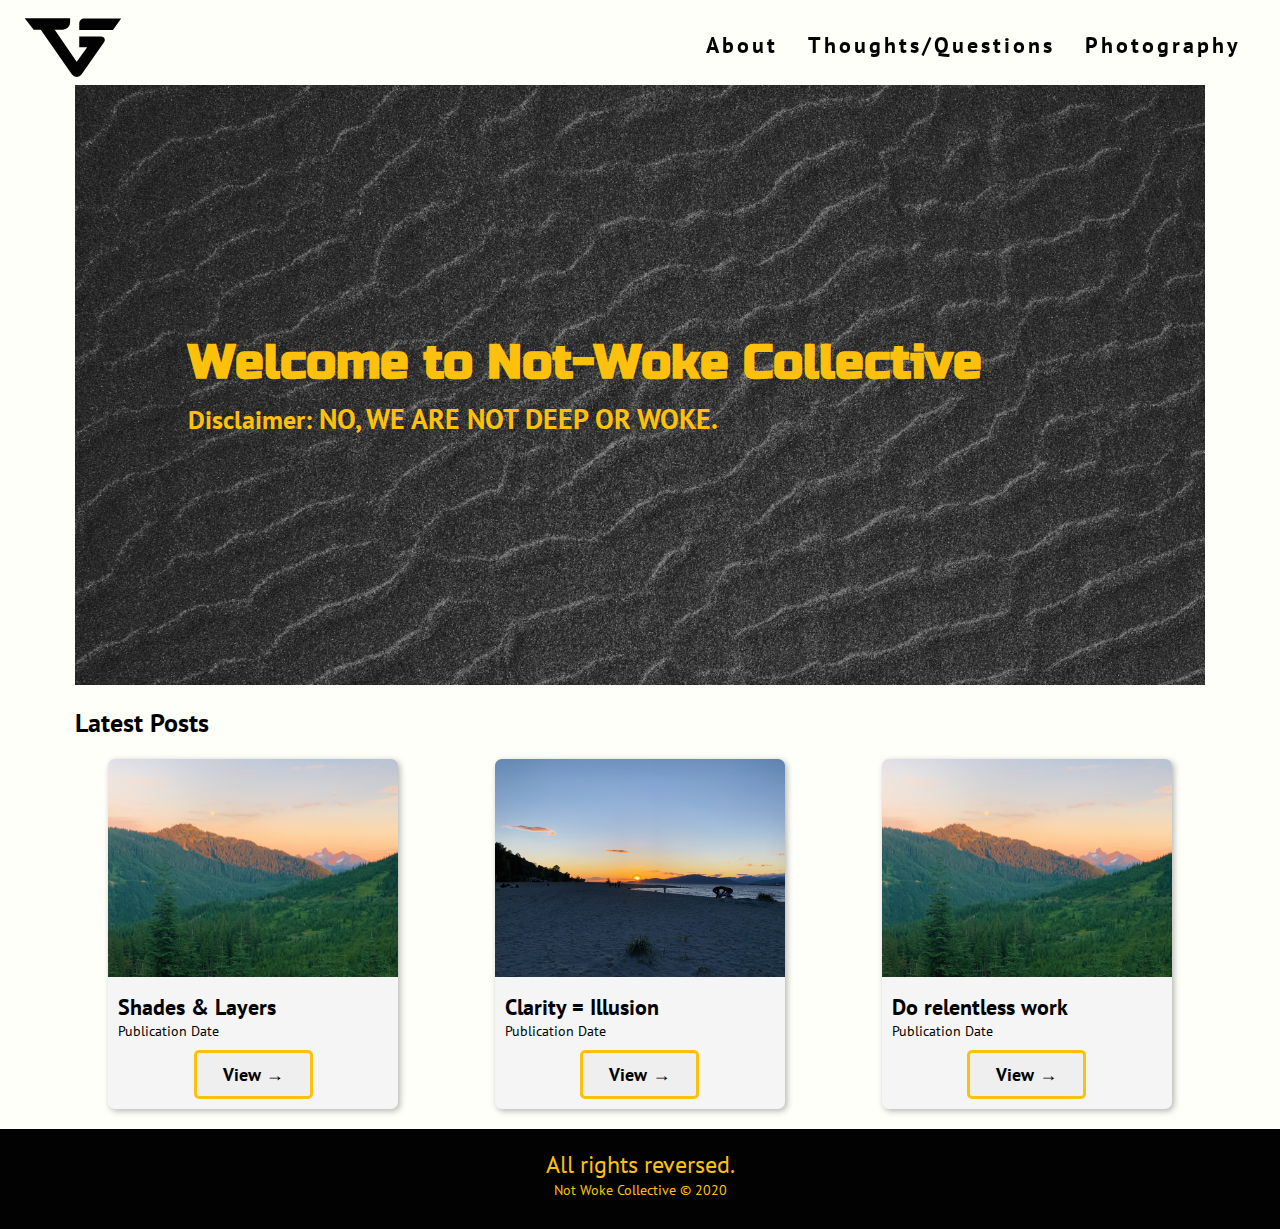
<file: index.html>
<!DOCTYPE html>
<html>
  <head>
    <meta charset="UTF-8">
    <meta name="viewport" content="width=device-width, initial-scale=1.0">
    <title>Not Woke Collective Blog by Tife Obideyi.</title>
    <link rel="shortcut icon" href="favicon.png" type="image/png">
    <link rel="stylesheet" href="./css/style.css">
  </head>
  <body>
    <div class="container">
      <header>
        <nav class="navbar">
          <h1 id="logo">
            <a href="index.html">Not Woke Collective</a>
          </h1>
          <div class="nav-wrap">
            <ul class="nav-links">
              <li>
                <a href="#" class="hEffect">About</a>
              </li>
              <li>
                <a href="#" class="hEffect">Thoughts/Questions</a>
              </li>
              <li>
                <a href="#" class="hEffect">Photography</a>
              </li>
            </ul> <!-- end of nav-links tag -->

            <div class="hamburger">
              <div class="line1"></div>
              <div class="line2"></div>
              <div class="line3"></div>
            </div> <!-- end of hamburger div -->

          </div> <!-- end of nav-wrap div -->
        </nav> <!-- end of nav tag -->
      </header> <!-- end of header tag -->

      <main class="main-wrapper">
        <section class="hero-section mb4">
          <div class="hero-text">
            <h2>Welcome to Not-Woke Collective</h2>
            <h3>Disclaimer: 
              <span>No, we are not deep or woke.</span>
            </h3>
          </div>
        </section>

        <section class="recent-posts">
          <h3 class="mb4">Latest Posts</h3>
          <article class="blog-posts">
            <div class="card">
              <img src="imgs/post1.jpg" class="img-card" alt="First publication"/>
              <div class="card-content">
                <h4 class="card-header">Shades & Layers</h4>
                <small class="card-date">Publication Date</small>
                <button class="card-btn" onclick="location.href='blogpost.html'">View <span>&rarr;</span></button>
              </div>
            </div>  <!-- end of blogpost card 1-->

            <div class="card">
              <img src="imgs/spanishbanks.JPG" class="img-card" alt="First publication"/>
              <div class="card-content">
                <h4 class="card-header">Clarity = Illusion</h4>
                <small class="card-date">Publication Date</small>
                <button class="card-btn" onclick="location.href='blogpost.html'">View <span>&rarr;</span></button>
              </div>
            </div> <!-- end of blogpost card 2-->

            <div class="card">
              <img src="imgs/post1.jpg" class="img-card" alt="First publication"/>
              <div class="card-content">
                <h4 class="card-header">Do relentless work</h4>
                <small class="card-date">Publication Date</small>
                <button class="card-btn" onclick="location.href='blogpost.html'">View <span>&rarr;</span></button>
              </div>
            </div> <!-- end of blogpost card 3-->
          </article>
        </section> <!-- end of recent-posts section -->
      
      </main> <!-- end of main tag -->

      <footer>
        All rights reversed.
        <br>
        <small>Not Woke Collective &copy; 2020</small>
      </footer>

    </div> <!-- end of container div -->

    <script src="./js/nav.js"></script>
    
  </body>
</html>
</file>
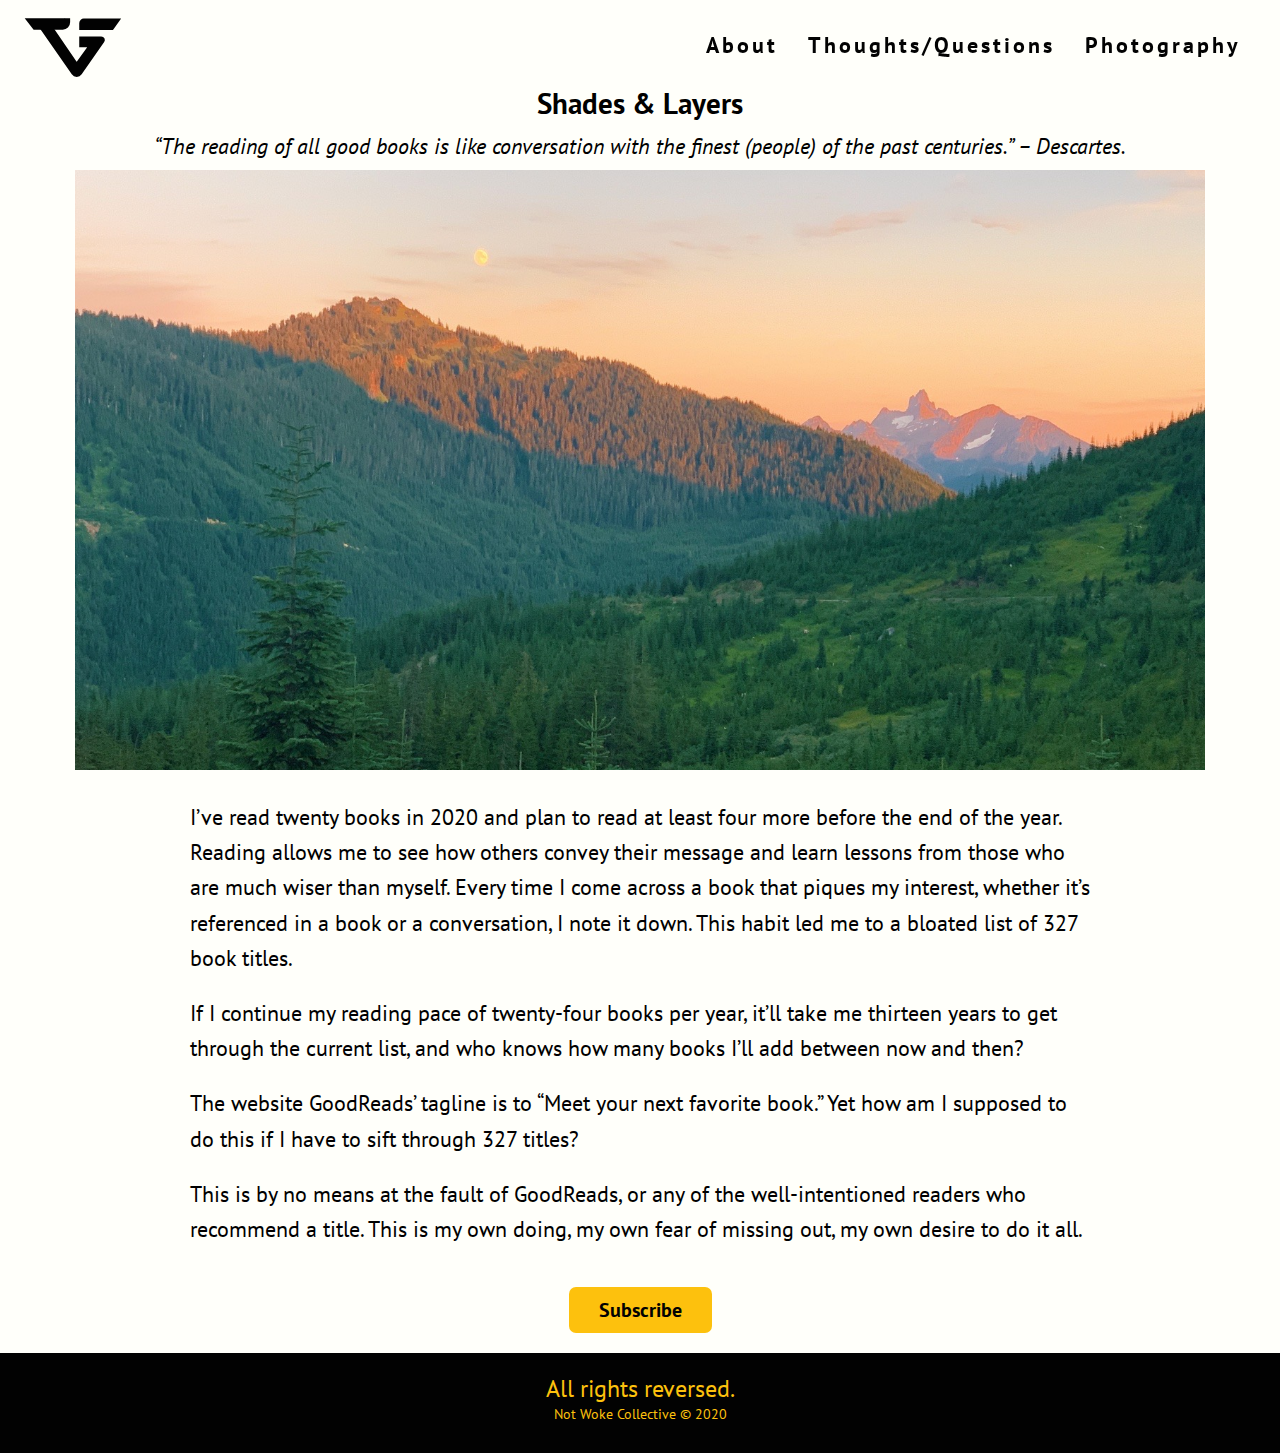
<file: blogpost.html>
<!DOCTYPE html>
<html>
  <head>
    <meta charset="UTF-8">
    <meta name="viewport" content="width=device-width, initial-scale=1.0">
    <title>Not Woke Collective Blog by Tife Obideyi</title>
    <link rel="shortcut icon" href="favicon.png" type="image/png">
    <link rel="stylesheet" href="./css/style.css">
  </head>
  <body>
    <div class="container">
      <header>
        <nav class="navbar">
          <h1 id="logo">
            <a href="index.html">Not Woke Collective</a>
          </h1>
          <div class="nav-wrap">
            <ul class="nav-links">
              <li>
                <a href="about.html" class="hEffect">About</a>
              </li>
              <li>
                <a href="thoughts-questions.html" class="hEffect">Thoughts/Questions</a>
              </li>
              <li>
                <a href="photography.html" class="hEffect">Photography</a>
              </li>
            </ul> <!-- end of nav-links tag -->

            <div class="hamburger">
              <div class="line1"></div>
              <div class="line2"></div>
              <div class="line3"></div>
            </div> <!-- end of hamburger div -->

          </div> <!-- end of nav-wrap div -->
        </nav> <!-- end of nav tag -->
      </header> <!-- end of header tag -->

      <main class="main-wrapper">
        <section class="post-title">
          <h2>Shades & Layers</h2>
          <p>“The reading of all good books is like conversation with the finest (people) of the past centuries.”
            – Descartes.</p>
        </section>
        <section class="blog-hero"></section>
        <section class="post-text">
          <p>
            I’ve read twenty books in 2020 and plan to read at least four more before the end of the year. Reading allows me to see how others convey their message and learn lessons from those who are much wiser than myself. Every time I come across a book that piques my interest, whether it’s referenced in a book or a conversation, I note it down. This habit led me to a bloated list of 327 book titles.
          </p>
          <p>
            If I continue my reading pace of twenty-four books per year, it’ll take me thirteen years to get through the current list, and who knows how many books I’ll add between now and then?
          </p>
          <p>
            The website GoodReads’ tagline is to “Meet your next favorite book.” Yet how am I supposed to do this if I have to sift through 327 titles?
          </p>
          <p>
            This is by no means at the fault of GoodReads, or any of the well-intentioned readers who recommend a title. This is my own doing, my own fear of missing out, my own desire to do it all.
          </p>
        </section>
        <div class="cta">
          <a href="#"class="btnPri">Subscribe</a>
        </div>
       
      </main>
      <footer>
        All rights reversed.
        <br>
        <small>Not Woke Collective &copy; 2020</small>
      </footer>
    </div>
    <script src="./js/nav.js"></script>
</body>
</html>
</file>
<file: css/style.css>
@import url("https://fonts.googleapis.com/css2?family=PT+Sans:wght@400;700&display=swap");
@import url("https://fonts.googleapis.com/css2?family=Russo+One&display=swap");
@import url("https://fonts.googleapis.com/css2?family=PT+Sans:ital,wght@1,400;1,700&display=swap");
@import url("https://fonts.googleapis.com/css2?family=PT+Sans:ital@1&display=swap");

:root {
  --textFont: "PT Sans", sans-serif;
  --headingFont: "Russo One", sans-serif;
  --darkColor: #020202;
  --lightColor: #fffffa;
  --randColor: #fdc10d;
}

/* General CSS */

* {
  box-sizing: border-box;
  margin: 0;
  padding: 0;
}

a {
  text-decoration: none;
}

ul li {
  list-style: none;
}

html {
  height: 100%;
  width: 100%;
  font-size: 24px;
}

body {
  min-height: 100vh;
}

img {
  max-width: 100%;
}

body {
  background-color: var(--lightColor);
}

/* .container {
  display: grid;
  min-height: 100%;
  grid-template-rows: 1fr auto;
  margin: auto;
} */
.container {
  position: relative;
  min-height: 100vh;
  display: flex;
  flex-direction: column;
}

.main-wrapper {
  flex: 2;
  max-width: 1440px;
  margin: 0 auto;
  width: 100%;
  padding-right: 15px;
  padding-left: 15px;
  margin-right: auto;
  margin-left: auto;
  grid-area: content;
}

/* Navigation CSS */

header {
  grid-area: hd;
  height: 85px;
  position: relative;
  width: 100%;
  margin: 0 auto;
}

h1#logo {
  background-color: var(--darkColor);
  -webkit-mask-image: url("../imgs/logo.svg");
  mask-image: url("../imgs/logo.svg");
  -webkit-mask-repeat: no-repeat;
  mask-repeat: no-repeat;
  -webkit-mask-size: cover;
  mask-size: cover;
  width: 98px;
  height: 68px;
}

h1#logo a {
  text-indent: -9999px;
  display: block;
  text-align: center;
  height: 100%;
}

nav.navbar {
  display: flex;
  align-items: center;
  min-height: 10vh;
  width: 100%;
  padding-top: 12px;
  position: fixed;
  justify-content: space-between;
  padding: 0.5rem 1rem;
  z-index: 999;
}
.plpr {
  padding-left: 10px;
  padding-right: 10px;
}

.nav-links {
  display: flex;
  justify-content: space-around;
}

.nav-links li {
  padding-right: 15px;
  padding-left: 15px;
  text-align: center;
}

.nav-links a {
  color: var(--darkColor);
  font-family: var(--textFont);
  font-weight: 700;
  text-transform: capitalize;
  letter-spacing: 3px;
  font-size: 0.9em;
}

.hamburger {
  display: none;
  cursor: pointer;
}

.hamburger div {
  width: 50px;
  height: 5px;
  background: var(--darkColor);
  margin: 7px;
  border-radius: 4px;
  transition: all 0.3s ease;
}

nav.sticky {
  width: 100%;
  overflow: hidden;
  background-color: var(--lightColor);
  top: 0;
}

.hEffect:after {
  content: "";
  display: block;
  width: 0;
  height: 3px;
  background: var(--randColor);
  transition: width ease 0.4s;
  border-radius: 3px;
}

.hEffect:hover:after {
  width: 100%;
  transition: width ease 0.6s;
  margin-left: 0px;
  border-radius: 3px;
}

@keyframes navLinkFade {
  from {
    opacity: 0;
    transform: translateX(50px);
  }
  to {
    opacity: 1;
    transform: translateX(0px);
  }
}

.toggle .line1 {
  transform: rotate(-45deg) translate(-8px, 8px);
}
.toggle .line2 {
  opacity: 0;
}
.toggle .line3 {
  transform: rotate(45deg) translate(-8px, -9px);
}

@media screen and (max-width: 768px) {
  body {
    overflow-x: hidden;
  }

  h1#logo {
    width: 77px;
    height: 55px;
  }

  nav.navbar {
    justify-content: space-between;
    margin: 0 auto;
    right: 3px;
    padding-left: 7px;
    padding-right: 7px;
  }
  .plpr {
    padding: 0px;
  }
  .nav-links {
    position: absolute;
    right: 0;
    top: 10vh;
    height: 90vh;
    background-color: var(--lightColor);
    opacity: 0.95;
    display: flex;
    flex-direction: column;
    align-items: center;
    width: 65%;
    transform: translateX(100%);
    transition: transform 0.5s ease-in;
  }
  .nav-links li {
    opacity: 0;
    padding-right: 7px;
    padding-left: 7px;
  }

  .nav-links a {
    font-size: 20px;
  }
  .hamburger {
    display: block;
    z-index: 2;
  }
  .nav-wrap {
    z-index: 9999;
  }
  .nav-active {
    transform: translateX(0%);
  }
}

@media screen and (min-width: 576px) {
  .main-wrapper {
    max-width: 540px;
  }
}

@media screen and (min-width: 768px) {
  .main-wrapper {
    max-width: 740px;
  }
}

@media screen and (min-width: 992px) {
  .main-wrapper {
    max-width: 970px;
  }
}

@media screen and (min-width: 1200px) {
  .main-wrapper {
    max-width: 1160px;
  }
}

@media screen and (min-width: 1440px) {
  .main-wrapper {
    max-width: 1300px;
  }
}

/* Hero Section CSS */
.mb4 {
  margin-bottom: 20px;
}
.hero-section {
  width: 100%;
  background: url("../imgs/hero-image.jpg");
  background-repeat: no-repeat;
  background-position: center;
  background-size: cover;
  background-attachment: fixed;
  display: flex;
  justify-content: center;
  align-items: center;
  color: var(--randColor);
  height: 350px;
}

.hero-section h2 {
  font-family: var(--headingFont);
}

.hero-section h3 {
  font-family: var(--textFont);
  font-weight: 700;
  text-transform: capitalize;
}

.hero-text {
  width: 90%;
  margin: 0 auto;
}
.hero-text h3 {
  font-size: 1em;
}
.hero-text h3 span {
  text-transform: uppercase;
  font-size: 1.05em;
}

.hero-text h2 {
  font-size: 1.2em;
  margin-bottom: 10px;
}

@media screen and (min-width: 576px) {
  .hero-section {
    height: 400px;
  }
}

@media screen and (min-width: 768px) {
  .hero-section {
    height: 500px;
  }
  .hero-text h2 {
    font-size: 1.5em;
  }

  /* .hero-text {
    width: 60%;
  } */
}

@media screen and (min-width: 992px) {
  .hero-section {
    height: 600px;
  }

  .hero-text {
    width: 90%;
  }

  .hero-text h2 {
    margin-bottom: 10px;
    font-size: 2em;
  }
  .hero-text h3 {
    font-size: 1.1em;
  }
  .hero-text h3 span {
    text-transform: uppercase;
    font-size: 1.05em;
  }
}

@media screen and (min-width: 1200px) {
  .hero-text {
    width: 80%;
  }
}

@media screen and (min-width: 1440px) {
  .hero-section {
  }
}

/* BLOGPOST SECTION CSS */
.recent-posts {
  margin-bottom: 20px;
}
.recent-posts h3 {
  font-family: var(--textFont);
  font-size: 1.1em;
}
.blog-posts {
  display: grid;
  grid-template-columns: repeat(3, 1fr);
  grid-gap: 30px;
  align-items: center;
  margin: 0 auto;
}

.blog-posts > .card {
  box-shadow: 2px 2px 6px 0px rgba(0, 0, 0, 0.3);
  background-color: #f5f5f5;
  border-radius: 7px;
  width: 290px;
  transition: transform 0.3s;
  margin: 0 auto;
}
.blog-posts > .card:hover {
  transform: translateY(3px);
  box-shadow: 2px 2px 20px 0px rgba(0, 0, 0, 0.3);
}

img.img-card {
  width: 100%;
  height: 100%;
  object-fit: cover;
  object-position: 50% 50%;
  cursor: pointer;
  border-top-left-radius: 7px;
  border-top-right-radius: 7px;
  transition: 0.5s ease-in-out;
}
.card-header {
  font-size: 0.9em;
}
.card-header,
.card-date {
  padding-left: 10px;
}
.card-content {
  padding-top: 10px;
  padding-bottom: 10px;
  font-family: var(--textFont);
}
small {
  display: block;
  font-size: 0.6em;
}
.card-content button {
  text-align: center;
  display: block;
  margin: 0 auto;
  margin-top: 10px;
}
button.card-btn {
  border: 3px solid var(--randColor);
  border-radius: 5px;
  padding: 10px 26px;
  font-family: var(--textFont);
  font-weight: 600;
  font-size: 0.75em;
  cursor: pointer;
}

@media (max-width: 950px) {
  .blog-posts {
    grid-template-columns: repeat(2, 1fr);
  }
}

@media (max-width: 500px) {
  .blog-posts {
    grid-template-columns: repeat(1, 1fr);
  }
}

footer {
  height: 100px;
  background-color: var(--darkColor);
  color: var(--randColor);
  font-family: var(--textFont);
  padding: 20px;
  text-align: center;
}
/* FOOTER CSS */

/* BlogPost CSS */

.blog-hero {
  width: 100%;
  background: url("../imgs/post1.jpg");
  background-repeat: no-repeat;
  background-position: center;
  background-size: cover;
  display: flex;
  justify-content: center;
  align-items: center;
  color: var(--randColor);
  height: 350px;
  margin-bottom: 30px;
}

.post-title {
  font-family: var(--textFont);
  text-align: center;
}

.post-title h2 {
  font-size: 1.2em;
}

.post-title p,
.post-title h2 {
  padding-bottom: 10px;
}

.post-title p {
  font-size: 0.9em;
  font-style: italic;
}
.post-text {
  font-family: var(--textFont);
  line-height: 1.6;
  max-width: 900px;
  margin: 0 auto;
  margin-bottom: 20px;
}

.post-text p {
  padding-bottom: 20px;
  font-size: 22px;
}

@media screen and (min-width: 576px) {
  .blog-hero {
    height: 400px;
  }
}

@media screen and (min-width: 768px) {
  .blog-hero {
    height: 500px;
  }

  /* .hero-text {
    width: 60%;
  } */
}

@media screen and (min-width: 992px) {
  .blog-hero {
    height: 600px;
  }
}
.cta {
  margin: 0 auto;
  text-align: center;
  margin-bottom: 20px;
}
a.btnPri {
  color: var(--darkColor);
  font-family: var(--textFont);
  font-size: 20px;
  padding: 10px 30px;
  background-color: var(--randColor);
  display: inline-block;
  border-radius: 7px;
  font-weight: 700;
  text-align: center;
}
</file>
